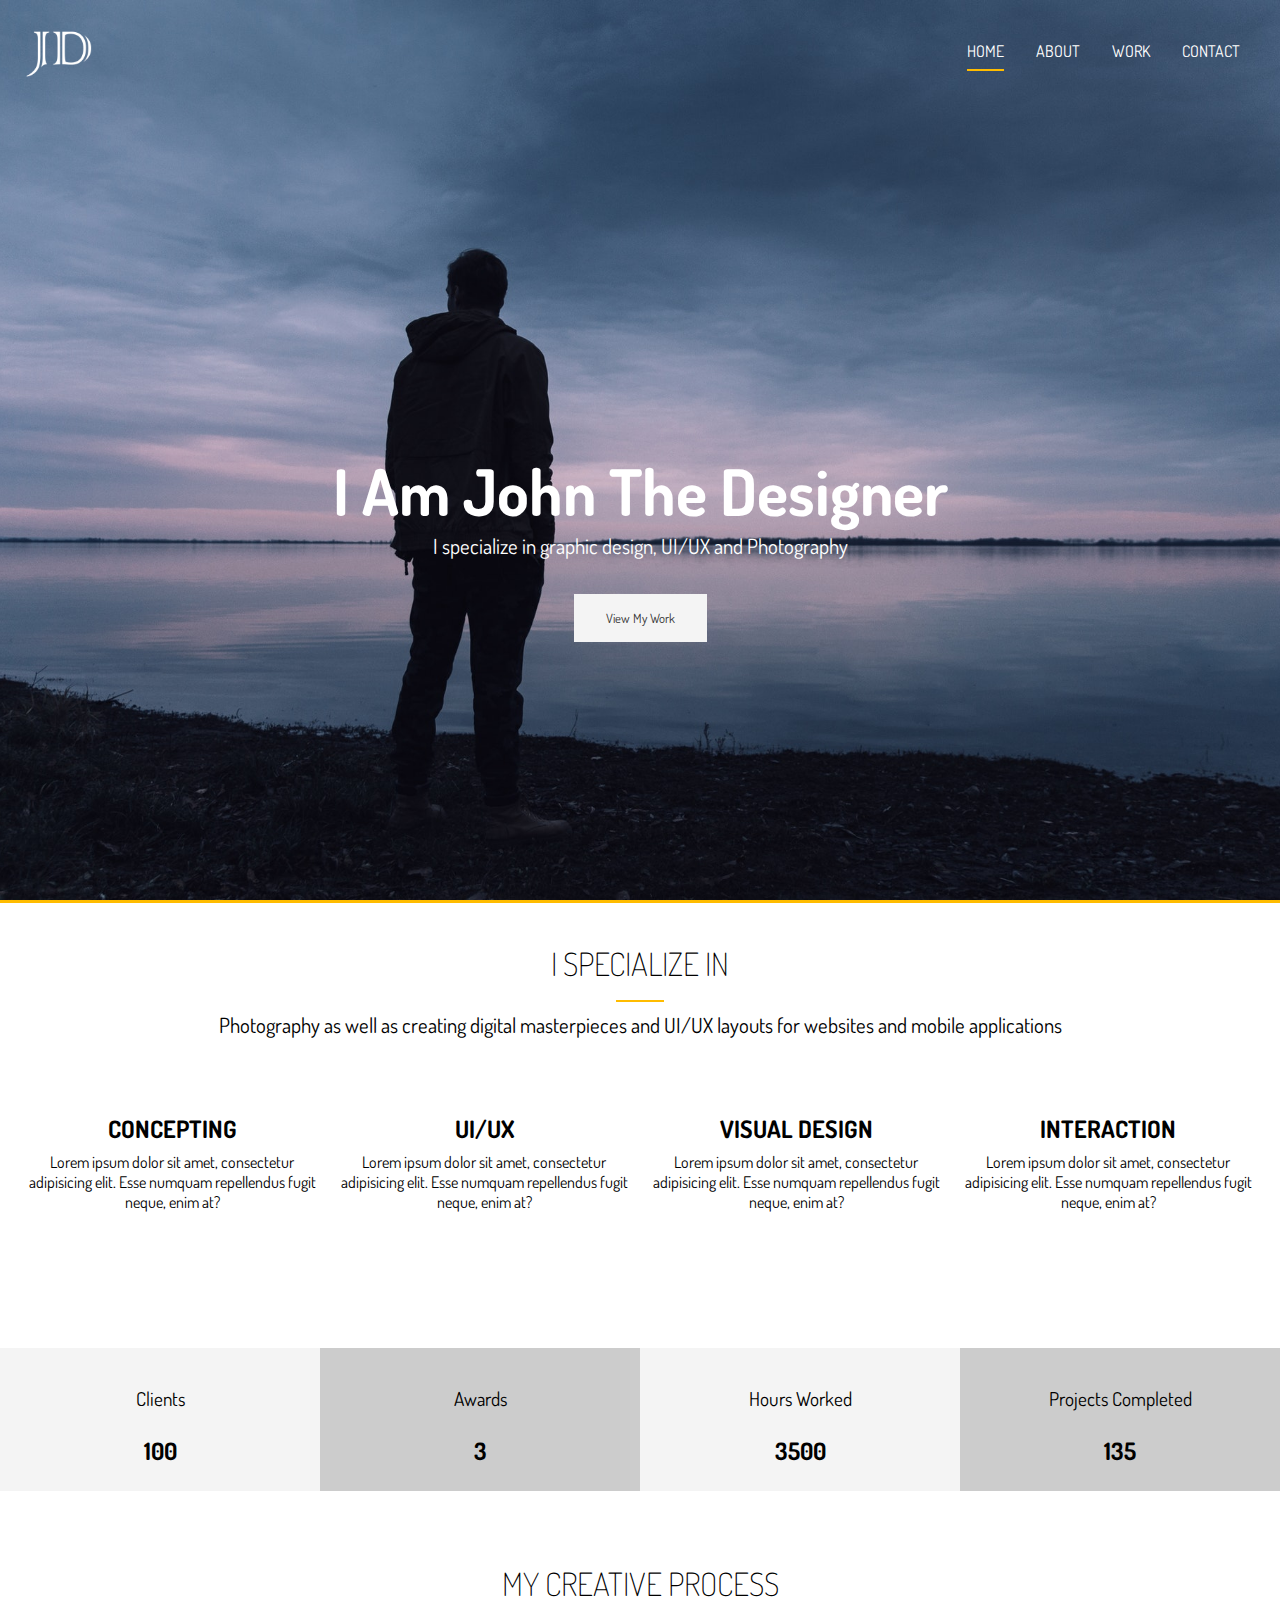
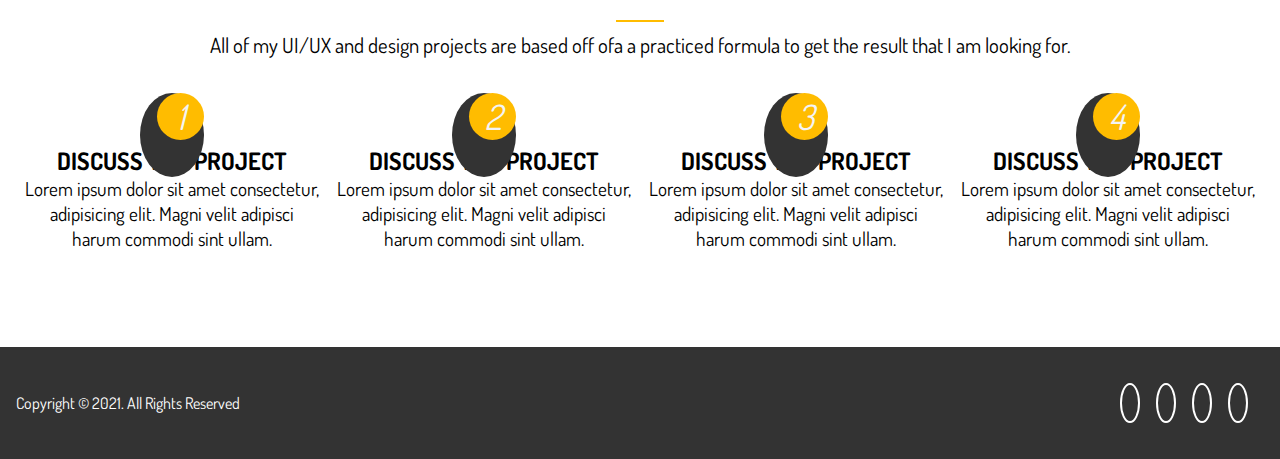
<file: index.html>
<!DOCTYPE html>
<html lang="en">

<head>
    <meta charset="UTF-8">
    <meta http-equiv="X-UA-Compatible" content="IE=edge">
    <meta name="viewport" content="width=device-width, initial-scale=1.0">
    <link rel="stylesheet" href="https://cdnjs.cloudflare.com/ajax/libs/font-awesome/5.15.2/css/all.min.css"
        integrity="sha512-HK5fgLBL+xu6dm/Ii3z4xhlSUyZgTT9tuc/hSrtw6uzJOvgRr2a9jyxxT1ely+B+xFAmJKVSTbpM/CuL7qxO8w=="
        crossorigin="anonymous" />
    <link rel="preconnect" href="https://fonts.gstatic.com">
    <link href="https://fonts.googleapis.com/css2?family=Dosis:wght@200;300;400;500;600;700;800&display=swap"
        rel="stylesheet">
    <link rel="stylesheet" href="./css/main.css">
    <title>Portfolio Website</title>
</head>

<body>
    <header id="header-home">
        <div class="container">
            <div id="navbar-main">
                <img src="./img/logo.png" alt="">
                <ul>
                    <li><a href="index.html" class="current">Home</a></li>
                    <li><a href="about.html">About</a></li>
                    <li><a href="work.html">Work</a></li>
                    <li><a href="contact.html">Contact</a></li>
                </ul>
            </div>
        </div>
        <div class="header-content">
            <div class="container">
                <h1>I Am John The Designer</h1>
                <p class="lead">I specialize in graphic design, UI/UX and Photography</p>
                <a href="#" class="btn-light">View My Work</a>
            </div>
        </div>
    </header>

    <!-- section a (i specialize in) -->
    <section id="home-a" class="text-center py-2">
        <div class="container">
            <h2 class="section-title">I specialize in</h2>
            <div class="bottom-line"></div>
            <p class="lead">Photography as well as creating digital masterpieces and UI/UX layouts for websites and
                mobile
                applications</p>
            <div class="specials">
                <div>
                    <i class="fas fa-file-alt fa-2x"></i>
                    <h3>concepting</h3>
                    <p>Lorem ipsum dolor sit amet, consectetur adipisicing elit. Esse numquam repellendus fugit neque,
                        enim at?</p>
                </div>
                <div>
                    <i class="fas fa-desktop fa-2x"></i>
                    <h3>UI/UX</h3>
                    <p>Lorem ipsum dolor sit amet, consectetur adipisicing elit. Esse numquam repellendus fugit neque,
                        enim at?</p>
                </div>
                <div>
                    <i class="fas fa-object-ungroup fa-2x"></i>
                    <h3>Visual Design</h3>
                    <p>Lorem ipsum dolor sit amet, consectetur adipisicing elit. Esse numquam repellendus fugit neque,
                        enim at?</p>
                </div>
                <div>
                    <i class="fas fa-thumbs-up fa-2x"></i>
                    <h3>Interaction</h3>
                    <p>Lorem ipsum dolor sit amet, consectetur adipisicing elit. Esse numquam repellendus fugit neque,
                        enim at?</p>
                </div>
            </div>
        </div>
    </section>

    <!-- section-b -->
    <section id="home-b" class="text-center py-2">
        <div class="stats">
            <div>
                <ul>
                    <li><i class="fas fa-users fa-3x"></i></li>
                    <li class="stats-title">Clients</li>
                    <li class="stats-number">100</li>
                </ul>
            </div>
            <div>
                <ul>
                    <li><i class="fas fa-award fa-3x"></i></li>
                    <li class="stats-title">Awards</li>
                    <li class="stats-number">3</li>
                </ul>
            </div>
            <div>
                <ul>
                    <li><i class="fas fa-hourglass-start fa-3x"></i></li>
                    <li class="stats-title">Hours Worked</li>
                    <li class="stats-number">3500</li>
                </ul>
            </div>
            <div>
                <ul>
                    <li><i class="fas fa-code-branch fa-3x"></i></li>
                    <li class="stats-title">Projects Completed</li>
                    <li class="stats-number">135</li>
                </ul>
            </div>
        </div>
    </section>

    <!-- section - c -->
    <section id="home-c" class="text-center py-2">
        <div class="container">
            <h2 class="section-title">My Creative Process</h2>
            <div class="bottom-line"></div>
            <p class="lead">All of my UI/UX and design projects are based off ofa a practiced formula to get the result
                that I am looking for.</p>
            <div class="process py-2">
                <div>
                    <i class="fas fa-file-alt fa-4x">
                        <div class="process-step">1</div>
                    </i>
                    <h3>Discuss the project</h3>
                    <p>Lorem ipsum dolor sit amet consectetur, adipisicing elit. Magni velit adipisci harum commodi sint
                        ullam.</p>
                </div>
                <div>
                    <i class="fas fa-desktop fa-4x">
                        <div class="process-step">2</div>
                    </i>
                    <h3>Discuss the project</h3>
                    <p>Lorem ipsum dolor sit amet consectetur, adipisicing elit. Magni velit adipisci harum commodi sint
                        ullam.</p>
                </div>
                <div>
                    <i class="fas fa-object-ungroup fa-4x">
                        <div class="process-step">3</div>
                    </i>
                    <h3>Discuss the project</h3>
                    <p>Lorem ipsum dolor sit amet consectetur, adipisicing elit. Magni velit adipisci harum commodi sint
                        ullam.</p>
                </div>
                <div>
                    <i class="fas fa-thumbs-up fa-4x">
                        <div class="process-step">4</div>
                    </i>
                    <h3>Discuss the project</h3>
                    <p>Lorem ipsum dolor sit amet consectetur, adipisicing elit. Magni velit adipisci harum commodi sint
                        ullam.</p>
                </div>
            </div>
        </div>
    </section>

    <footer id="footer">
        <div class="footer-content container">
            <p>Copyright &copy; 2021. All Rights Reserved</p>
            <ul class="socials">
                <li><i class="fab fa-twitter"></i></li>
                <li><i class="fab fa-facebook"></i></li>
                <li><i class="fab fa-instagram"></i></li>
                <li><i class="fab fa-linkedin"></i></li>
            </ul>
        </div>
    </footer>
</body>

</html>
</file>
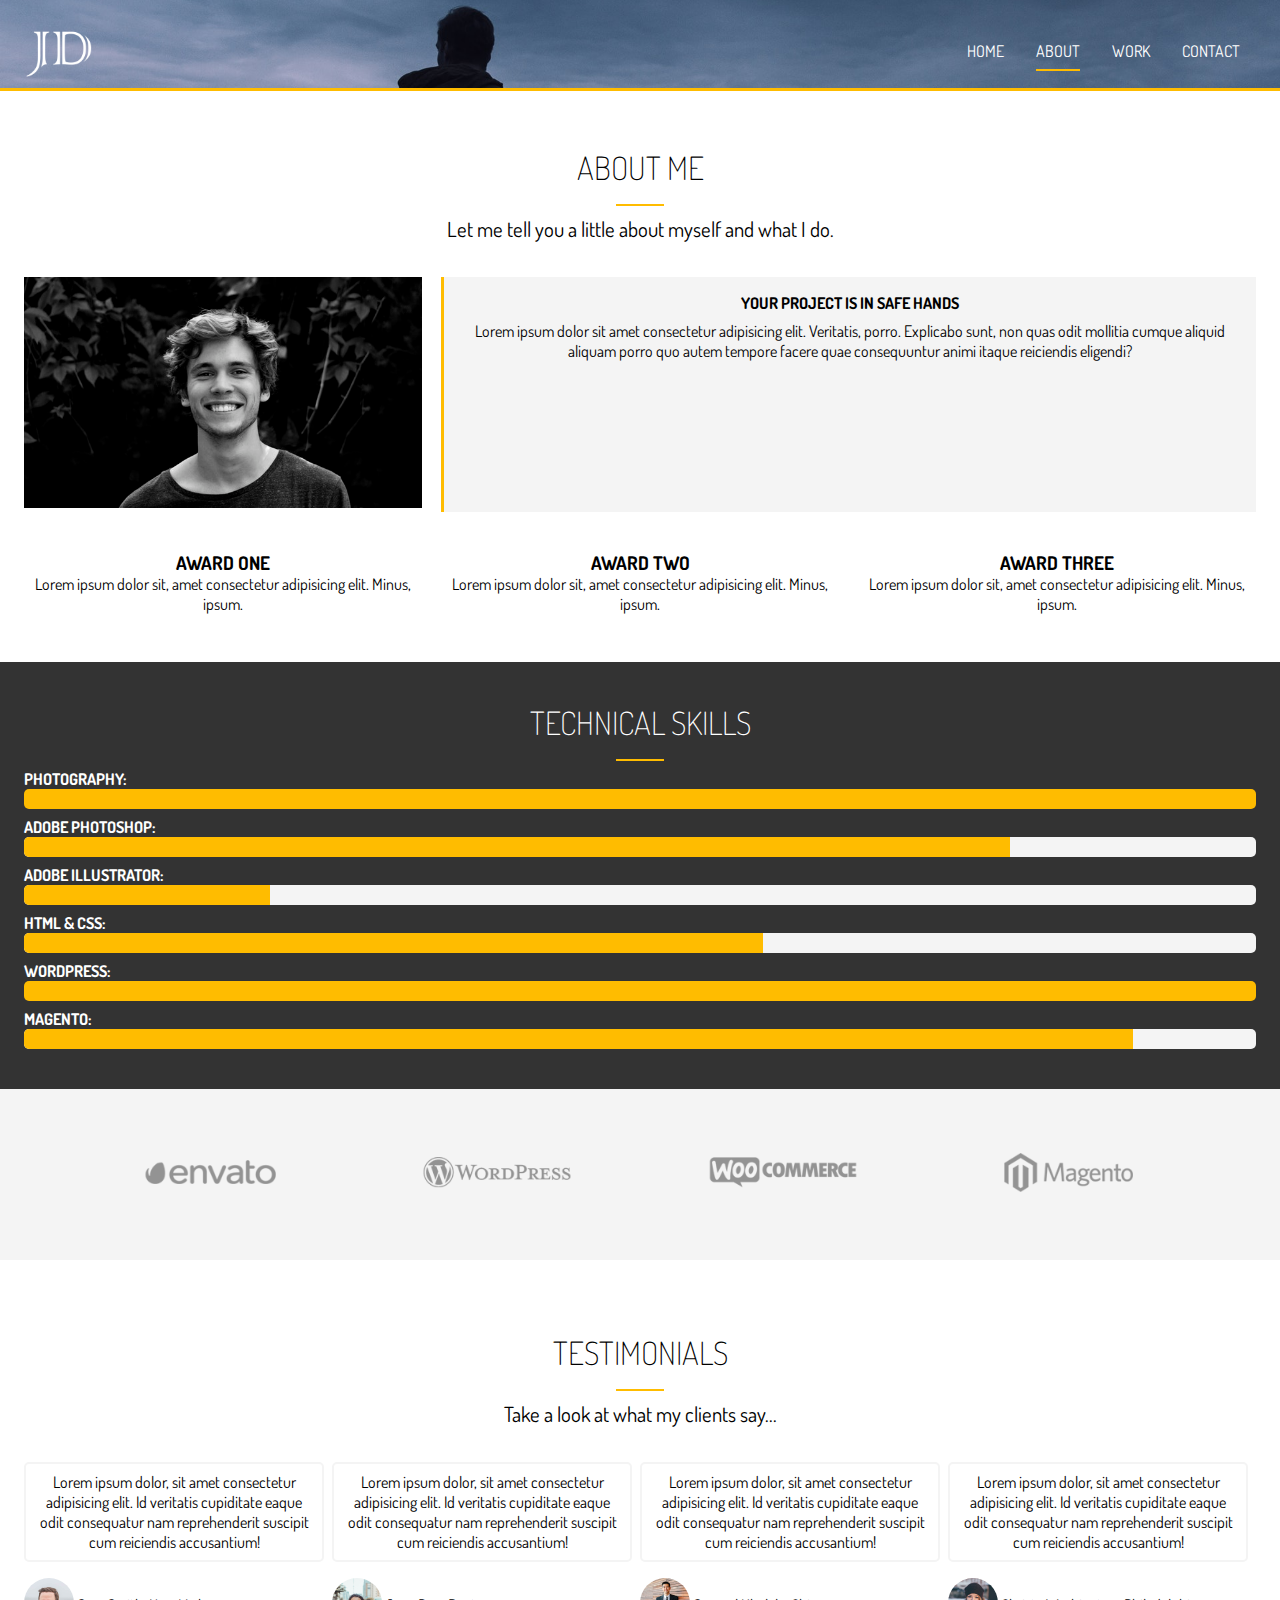
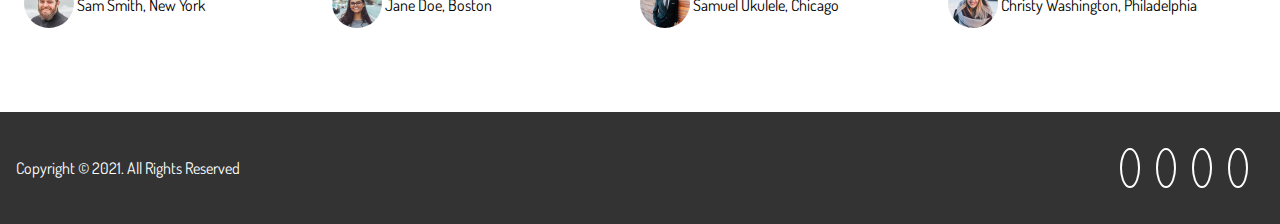
<file: about.html>
<!DOCTYPE html>
<html lang="en">

<head>
    <meta charset="UTF-8">
    <meta http-equiv="X-UA-Compatible" content="IE=edge">
    <meta name="viewport" content="width=device-width, initial-scale=1.0">
    <link rel="stylesheet" href="https://cdnjs.cloudflare.com/ajax/libs/font-awesome/5.15.2/css/all.min.css"
        integrity="sha512-HK5fgLBL+xu6dm/Ii3z4xhlSUyZgTT9tuc/hSrtw6uzJOvgRr2a9jyxxT1ely+B+xFAmJKVSTbpM/CuL7qxO8w=="
        crossorigin="anonymous" />
    <link rel="preconnect" href="https://fonts.gstatic.com">
    <link href="https://fonts.googleapis.com/css2?family=Dosis:wght@200;300;400;500;600;700;800&display=swap"
        rel="stylesheet">
    <link rel="stylesheet" href="./css/main.css">
    <title>Portfolio Website</title>
</head>

<body>
    <header id="header-inner">
        <div class="container">
            <div id="navbar-main">
                <img src="./img/logo.png" alt="">
                <ul>
                    <li><a href="index.html">Home</a></li>
                    <li><a href="about.html" class="current">About</a></li>
                    <li><a href="work.html">Work</a></li>
                    <li><a href="contact.html">Contact</a></li>
                </ul>
            </div>
        </div>
        <div class="header-content">
            <div class="container">
                <h1>I Am John The Designer</h1>
                <p class="lead">I specialize in graphic design, UI/UX and Photography</p>
                <a href="#" class="btn-light">View My Work</a>
            </div>
        </div>
    </header>

    <!-- section-a (about me) -->
    <section id="about-a" class="text-center py-3">
        <div class="container text-center">
            <h2 class="section-title">about me</h2>
            <div class="bottom-line"></div>
            <p class="lead">Let me tell you a little about myself and what I do.</p>

            <div class="about-info">
                <div class="bio-image">
                    <img src="./img/about.jpg" alt="">
                </div>
                <div class="bio-info bg-light py-1">
                    <h3>your project is in safe hands</h3>
                    <p>Lorem ipsum dolor sit amet consectetur adipisicing elit. Veritatis, porro. Explicabo sunt, non
                        quas
                        odit mollitia cumque aliquid aliquam porro quo autem tempore facere quae consequuntur animi
                        itaque
                        reiciendis eligendi?</p>
                </div>
                <div class="award-1">
                    <i class="fas fa-award fa-3x"></i>
                    <h3>Award One</h3>
                    <p>Lorem ipsum dolor sit, amet consectetur adipisicing elit. Minus, ipsum.</p>
                </div>
                <div class="award-2">
                    <i class="fas fa-award fa-3x"></i>
                    <h3>Award Two</h3>
                    <p>Lorem ipsum dolor sit, amet consectetur adipisicing elit. Minus, ipsum.</p>
                </div>
                <div class="award-3">
                    <i class="fas fa-award fa-3x"></i>
                    <h3>Award Three</h3>
                    <p>Lorem ipsum dolor sit, amet consectetur adipisicing elit. Minus, ipsum.</p>
                </div>
            </div>
    </section>

    <section id="about-b" class="py-2 bg-dark">
        <div class="container">
            <div class="text-center">
                <h2 class="section-title">technical skills</h2>
                <div class="bottom-line"></div>
            </div>
            <div class="progress">
                <div>
                    <h4>photography:</h4>
                    <div class="progress-item">
                        <div style="width:100%" class="progress-step"></div>
                    </div>
                </div>
                <div>
                    <h4>adobe photoshop:</h4>
                    <div class="progress-item">
                        <div style="width:80%" class="progress-step"></div>
                    </div>
                </div>
                <div>
                    <h4>adobe illustrator:</h4>
                    <div class="progress-item">
                        <div style="width:20%" class="progress-step"></div>
                    </div>
                </div>
                <div>
                    <h4>html & css:</h4>
                    <div class="progress-item">
                        <div style="width:60%" class="progress-step"></div>
                    </div>
                </div>
                <div>
                    <h4>wordpress:</h4>
                    <div class="progress-item">
                        <div style="width:100%" class="progress-step"></div>
                    </div>
                </div>
                <div>
                    <h4>magento:</h4>
                    <div class="progress-item">
                        <div style="width:90%" class="progress-step"></div>
                    </div>
                </div>
            </div>
    </section>

    <section id="about-c" class="py-4 bg-light">
        <div class="programs">
            <div>
                <img src="./img/about-logos/logo-envato.png" alt="">
            </div>
            <div>
                <img src="./img/about-logos/logo-wordpress.png" alt="">
            </div>
            <div>
                <img src="./img/about-logos/logo-woocommerce.png" alt="">
            </div>
            <div>
                <img src="./img/about-logos/logo-magento.png" alt="">
            </div>
        </div>
    </section>

    <section id="about-d" class="py-4 text-center">
        <div class="container">
            <h2 class="section-title">testimonials</h2>
            <div class="bottom-line"></div>
            <p class="lead">Take a look at what my clients say...</p>
            <div class="testimonials">
                <div>
                    <p>Lorem ipsum dolor, sit amet consectetur adipisicing elit. Id veritatis cupiditate eaque odit
                        consequatur nam reprehenderit suscipit cum reiciendis accusantium!</p>
                    <ul>
                        <li><img src="./img/testimonials/person1.jpg" alt=""></li>
                        <li>Sam Smith, New York</li>
                    </ul>
                </div>
                <div>
                    <p>Lorem ipsum dolor, sit amet consectetur adipisicing elit. Id veritatis cupiditate eaque odit
                        consequatur nam reprehenderit suscipit cum reiciendis accusantium!</p>
                    <ul>
                        <li><img src="./img/testimonials/person2.jpg" alt=""></li>
                        <li>Jane Doe, Boston</li>
                    </ul>
                </div>
                <div>
                    <p>Lorem ipsum dolor, sit amet consectetur adipisicing elit. Id veritatis cupiditate eaque odit
                        consequatur nam reprehenderit suscipit cum reiciendis accusantium!</p>
                    <ul>
                        <li><img src="./img/testimonials/person3.jpg" alt=""></li>
                        <li>Samuel Ukulele, Chicago</li>
                    </ul>
                </div>
                <div>
                    <p>Lorem ipsum dolor, sit amet consectetur adipisicing elit. Id veritatis cupiditate eaque odit
                        consequatur nam reprehenderit suscipit cum reiciendis accusantium!</p>
                    <ul>
                        <li><img src="./img/testimonials/person4.jpg" alt=""></li>
                        <li>Christy Washington, Philadelphia</li>
                    </ul>
                </div>
            </div>
        </div>
    </section>

    <footer id="footer">
        <div class="footer-content container">
            <p>Copyright &copy; 2021. All Rights Reserved</p>
            <ul class="socials">
                <li><i class="fab fa-twitter"></i></li>
                <li><i class="fab fa-facebook"></i></li>
                <li><i class="fab fa-instagram"></i></li>
                <li><i class="fab fa-linkedin"></i></li>
            </ul>
        </div>
    </footer>
</body>

</html>
</file>
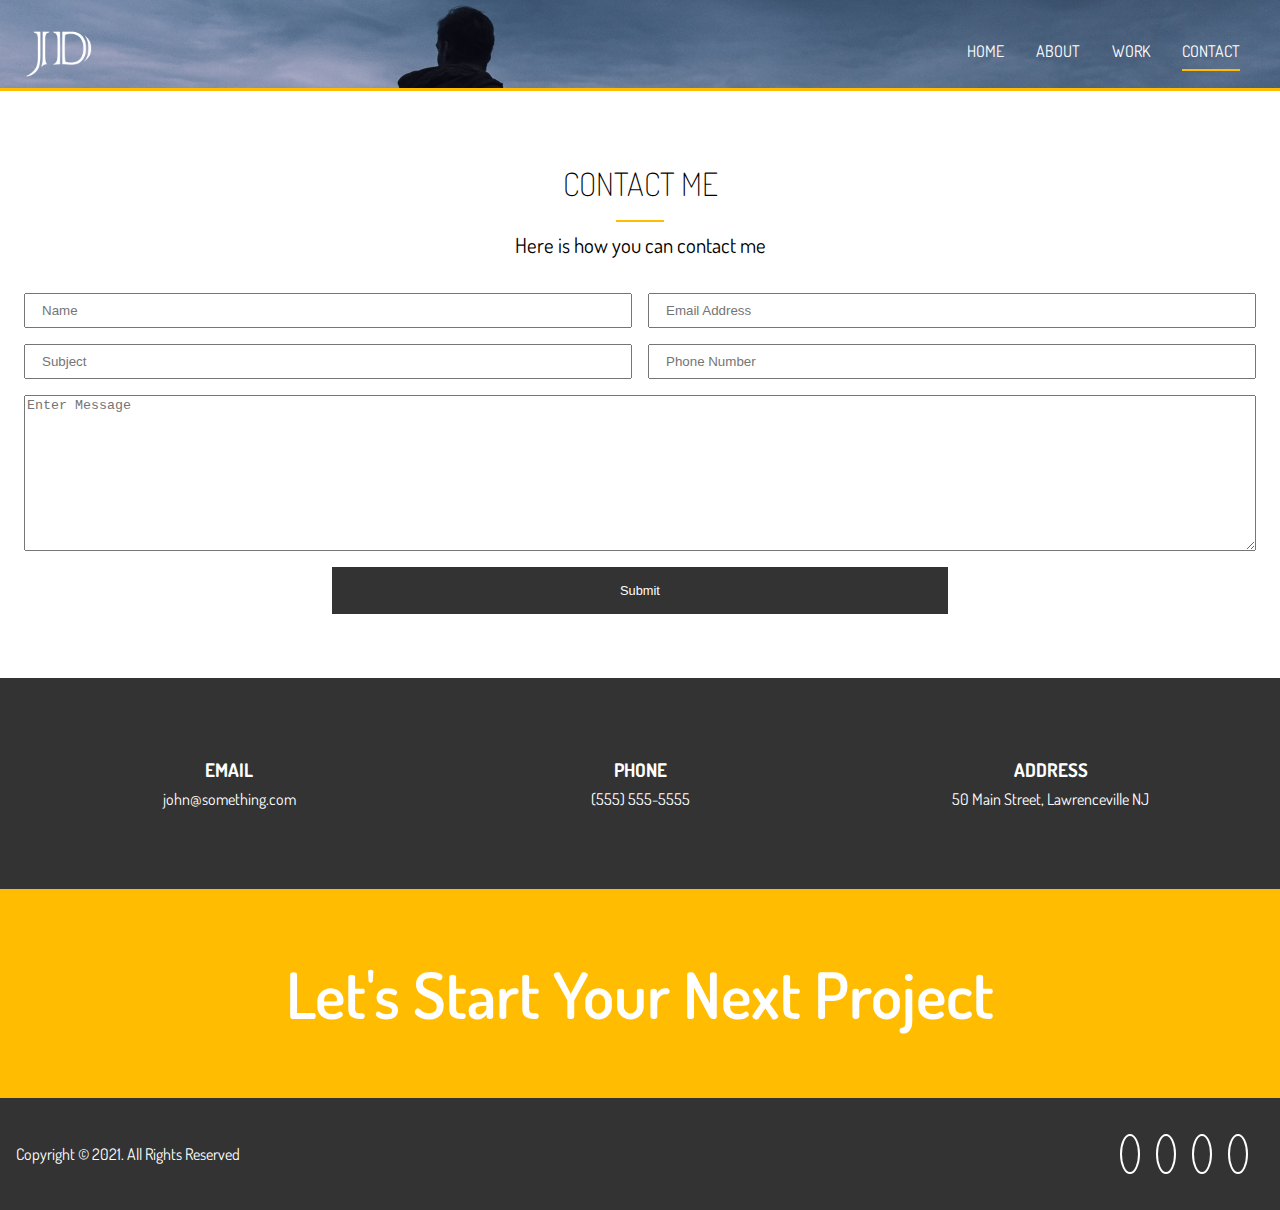
<file: contact.html>
<!DOCTYPE html>
<html lang="en">

<head>
    <meta charset="UTF-8">
    <meta http-equiv="X-UA-Compatible" content="IE=edge">
    <meta name="viewport" content="width=device-width, initial-scale=1.0">
    <link rel="stylesheet" href="https://cdnjs.cloudflare.com/ajax/libs/font-awesome/5.15.2/css/all.min.css"
        integrity="sha512-HK5fgLBL+xu6dm/Ii3z4xhlSUyZgTT9tuc/hSrtw6uzJOvgRr2a9jyxxT1ely+B+xFAmJKVSTbpM/CuL7qxO8w=="
        crossorigin="anonymous" />
    <link rel="preconnect" href="https://fonts.gstatic.com">
    <link href="https://fonts.googleapis.com/css2?family=Dosis:wght@200;300;400;500;600;700;800&display=swap"
        rel="stylesheet">
    <link rel="stylesheet" href="./css/main.css">
    <title>Contact</title>
</head>

<body>
    <header id="header-inner">
        <div class="container">
            <div id="navbar-main">
                <img src="./img/logo.png" alt="">
                <ul>
                    <li><a href="index.html">Home</a></li>
                    <li><a href="about.html">About</a></li>
                    <li><a href="work.html">Work</a></li>
                    <li><a href="contact.html" class="current">Contact</a></li>
                </ul>
            </div>
        </div>
        <div class="header-content">
            <div class="container">
                <h1>I Am John The Designer</h1>
                <p class="lead">I specialize in graphic design, UI/UX and Photography</p>
                <a href="#" class="btn-light">View My Work</a>
            </div>
        </div>
    </header>

    <section id="contact-a" class="text-center py-4">
        <div class="container">
            <h2 class="section-title">contact me</h2>
            <div class="bottom-line"></div>
            <p class="lead">Here is how you can contact me</p>
            <form action="#" id="contact-form">
                <div class="text-fields">
                    <input type="text" class="text-input name-input" placeholder="Name">
                    <input type="text" class="text-input subject-input" placeholder="Subject">
                    <input type="email" class="text-input email-input" placeholder="Email Address">
                    <input type="number" class="text-input number-input" placeholder="Phone Number">
                    <textarea type="text" class="text-input message-input" placeholder="Enter Message"></textarea>
                </div>
                <button type="submit" class="btn-dark button-input">Submit</button>
            </form>
        </div>
    </section>


    <!-- contact-b -->
    <section id="contact-b" class="bg-dark py-3">
        <div class="container">
            <div class="contacts">
                <div class="text-center py-2">
                    <i class="fas fa-envelope fa-2x"></i>
                    <h3>Email</h3>
                    <p>john@something.com</p>
                </div>
                <div class="text-center py-2">
                    <i class="fas fa-phone fa-2x"></i>
                    <h3>phone</h3>
                    <p>(555) 555-5555</p>
                </div>
                <div class="text-center py-2">
                    <i class="fas fa-address-card fa-2x"></i>
                    <h3>address</h3>
                    <p>50 Main Street, Lawrenceville NJ</p>
                </div>
            </div>
        </div>
    </section>

    <section id="contact-c" class="bg-main py-4">
        <h3 class="text-center">Let's Start Your Next Project</h3>
    </section>

    <footer id="footer">
        <div class="footer-content container">
            <p>Copyright &copy; 2021. All Rights Reserved</p>
            <ul class="socials">
                <li><i class="fab fa-twitter"></i></li>
                <li><i class="fab fa-facebook"></i></li>
                <li><i class="fab fa-instagram"></i></li>
                <li><i class="fab fa-linkedin"></i></li>
            </ul>
        </div>
    </footer>
</body>

</html>
</file>
<file: css/main.css>
.container {
  max-width: 1280px;
  padding: 0 1.5rem;
  margin: auto;
  overflow: hidden; }

.lead {
  font-size: 1.3rem;
  margin-bottom: 2rem;
  line-height: 1.5; }

.current {
  border-bottom: 2px solid #ffbc00; }

.text-center {
  text-align: center; }

.section-title {
  font-size: 2rem;
  text-transform: uppercase;
  font-weight: 100;
  padding-bottom: 0.5rem;
  margin: 0.5rem auto; }

.bottom-line {
  display: block;
  height: 2px;
  width: 3rem;
  background-color: #ffbc00;
  margin: 0.5rem auto; }

.py-1 {
  padding: 1rem 0; }

.py-2 {
  padding: 2rem 0; }

.py-3 {
  padding: 3rem 0; }

.py-4 {
  padding: 4rem 0; }

.bg-main {
  background-color: #ffbc00; }

.bg-light {
  background-color: #f4f4f4; }

.bg-dark {
  background-color: #333; }

.btn-main, .btn-light, .btn-dark {
  padding: 1rem 2rem;
  font-size: 0.8rem;
  border: none;
  font-weight: 100; }

.btn-main {
  background-color: #ffbc00;
  color: #fff; }

.btn-light {
  background-color: #f4f4f4;
  color: #333; }

.btn-dark {
  background-color: #333;
  color: #fff; }

.items {
  display: grid;
  grid-template-columns: 1fr;
  box-shadow: 0 5px 10px 0 rgba(0, 0, 0, 0.3); }

.item {
  position: relative;
  background-color: #ffbc00;
  overflow: hidden; }
  .item::after {
    content: '';
    position: absolute;
    display: block;
    background-color: inherit;
    opacity: 0.9;
    top: 0;
    left: 0;
    width: 100%;
    height: 100%;
    transform: scale(2) translateX(-75%) translateY(-75%) rotate(-28deg);
    transition: transform 3s cubic-bezier(0.2, 1, 0.3, 1); }
  .item:hover:after {
    transform: scale(2) translateX(0) translateY(0) rotate(-28deg); }
  .item:hover .item-image {
    transform: scale(1.2); }
  .item:hover .item-text {
    opacity: 1;
    transform: translateY(0); }
  .item-image {
    height: auto;
    display: block;
    transform: translateZ(0);
    transition: transform 750ms cubic-bezier(0.2, 1, 0.3, 1); }
    .item-image:before {
      content: '';
      display: block;
      padding-top: 75%;
      overflow: hidden; }
    .item-image img {
      position: absolute;
      top: 0;
      left: 0;
      width: 100%;
      height: auto;
      line-height: 0; }
  .item-text {
    position: absolute;
    top: 0;
    left: 0;
    bottom: 0;
    right: 0;
    opacity: 0;
    text-align: center;
    z-index: 1;
    color: #fff;
    transform: translateY(-20%);
    transition: opacity 500ms cubic-bezier(0.2, 1, 0.3, 1), transform 500ms cubic-bezier(0.2, 1, 0.3, 1);
    transition-delay: 400ms; }
  .item-text-wrap {
    position: absolute;
    width: 100%;
    top: 50%;
    transform: translateY(-50%); }
  .item-text-title {
    font-size: 2rem;
    padding: 0 1rem;
    margin: 5px 0; }
  .item-text-category {
    text-transform: uppercase;
    font-size: 1.2rem;
    opacity: 0.7;
    margin: 0; }

body {
  margin: 0;
  padding: 0;
  box-sizing: border-box;
  font-family: 'Dosis', sans-serif; }

h1, h2, h3, h4 {
  margin: 0;
  padding: 0;
  text-transform: uppercase; }

img {
  width: 100%; }

p {
  margin: 0;
  padding: 0; }

a {
  text-decoration: none;
  color: #fff; }

ul {
  list-style: none; }

#header-home, #header-inner {
  background: url(../img/showcase.jpg) no-repeat 20% 30%/cover;
  height: 10rem;
  width: 100%;
  border-bottom: 3px solid #ffbc00; }
  #header-home .header-content, #header-inner .header-content {
    display: none; }

#navbar-main {
  display: flex;
  flex-direction: column;
  justify-content: center;
  align-items: center;
  padding-top: 1rem; }
  #navbar-main img {
    width: 70px;
    height: 70px; }
  #navbar-main ul {
    display: flex;
    justify-content: space-evenly;
    align-items: center;
    padding: 0; }
    #navbar-main ul li {
      padding: 0.5rem 1rem; }
      #navbar-main ul li a {
        text-transform: uppercase;
        border-bottom: 2px transparent #ffbc00;
        padding: 0.5rem 0; }
        #navbar-main ul li a:hover {
          border-bottom: 2px solid #ffbc00; }

#home-a .specials {
  margin: 4rem 0;
  display: grid;
  grid-template-columns: 1fr;
  gap: 1rem; }
  #home-a .specials div {
    border-bottom: 2px solid #f4f4f4;
    padding-bottom: 0.5rem; }
    #home-a .specials div i {
      color: #ffbc00; }
    #home-a .specials div h3 {
      font-size: 1.5rem;
      text-transform: uppercase;
      margin: 0.5rem 0; }
    #home-a .specials div:last-child {
      border-bottom: none; }

#home-b .stats {
  display: flex;
  flex-direction: column; }
  #home-b .stats div {
    width: 100%;
    padding: 1.5rem 0 1rem;
    margin: 0;
    background-color: #ccc; }
    #home-b .stats div:nth-of-type(odd) {
      background-color: #f4f4f4; }
    #home-b .stats div ul {
      padding: 0;
      margin: 0; }
      #home-b .stats div ul li {
        line-height: 2; }
      #home-b .stats div ul .stats-title {
        font-size: 1.2rem;
        padding: 0.5rem 0; }
      #home-b .stats div ul .stats-number {
        font-size: 1.5rem;
        font-weight: bold; }

#home-c .process {
  display: grid;
  grid-template-columns: 1fr;
  gap: 1rem; }
  #home-c .process div {
    margin-bottom: 2rem; }
    #home-c .process div i {
      height: 75px;
      width: 75px;
      padding: 2rem 2rem;
      border-radius: 50%;
      color: #f4f4f4;
      background-color: #333;
      text-align: center;
      position: relative;
      margin-bottom: 2rem;
      transition: all 750ms ease; }
      #home-c .process div i:hover {
        background-color: #ffbc00;
        transform: scale(1.2); }
        #home-c .process div i:hover .process-step {
          background-color: #333; }
      #home-c .process div i .process-step {
        font-size: 35px;
        height: 15px;
        width: 15px;
        line-height: 15px;
        background-color: #ffbc00;
        padding: 1rem;
        border-radius: 50%;
        position: absolute;
        top: 0;
        right: 0;
        transition: all 750ms ease; }
    #home-c .process div h3 {
      font-size: 1.5rem; }
    #home-c .process div p {
      font-size: 1.2rem; }

#about-a .about-info {
  display: grid;
  grid-template-areas: 'bio-image' 'bio' 'aw1' 'aw2' 'aw3';
  gap: 1.2rem; }
  #about-a .about-info .bio-image {
    grid-area: bio-image; }
  #about-a .about-info .bio-info {
    grid-area: bio; }
  #about-a .about-info .award-1 {
    grid-area: aw1; }
  #about-a .about-info .award-2 {
    grid-area: aw2; }
  #about-a .about-info .award-3 {
    grid-area: aw3; }
  #about-a .about-info .bio-info {
    border-left: 3px solid #ffbc00;
    padding: 1rem; }
    #about-a .about-info .bio-info h3 {
      margin-bottom: 0.5rem;
      font-size: 1rem; }
  #about-a .about-info i {
    color: #ffbc00;
    margin: 1rem; }

#about-b {
  color: #fff; }
  #about-b .progress-item {
    height: 20px;
    background-color: #f4f4f4;
    border-radius: 5px;
    overflow: hidden;
    margin-bottom: 0.5rem; }
    #about-b .progress-item .progress-step {
      background-color: #ffbc00;
      height: 20px; }

#about-c {
  display: none; }

#about-d .testimonials {
  display: flex;
  flex-direction: column; }
  #about-d .testimonials p {
    padding: 0.5rem 0.5rem;
    border: 2px solid #f4f4f4;
    border-radius: 5px; }
  #about-d .testimonials ul {
    display: flex;
    align-items: center;
    padding: 0; }
    #about-d .testimonials ul img {
      height: 50px;
      width: 50px;
      border-radius: 50%;
      margin: 0.5rem; }

#contact-a #contact-form .text-fields {
  width: 100%;
  display: grid;
  grid-template-areas: 'name' 'subject' 'email' 'phone' 'message';
  gap: 1rem; }
  #contact-a #contact-form .text-fields .name-input {
    grid-area: name; }
  #contact-a #contact-form .text-fields .subject-input {
    grid-area: subject; }
  #contact-a #contact-form .text-fields .email-input {
    grid-area: email; }
  #contact-a #contact-form .text-fields .phone-input {
    grid-area: phone; }
  #contact-a #contact-form .text-fields .message-input {
    grid-area: message;
    height: 150px; }

#contact-a #contact-form input {
  padding: 0.5rem 1rem; }

#contact-a #contact-form button[type="submit"] {
  width: 50%;
  margin: auto;
  margin-top: 1rem; }

#contact-b .contacts {
  display: flex;
  flex-direction: column;
  justify-content: center;
  align-items: center;
  color: #fff; }
  #contact-b .contacts div {
    width: 80%;
    border-bottom: 1px solid grey; }
    #contact-b .contacts div i {
      margin-bottom: 0.5rem; }
    #contact-b .contacts div h3 {
      margin-bottom: 0.5rem; }
    #contact-b .contacts div:last-child {
      border-bottom: none; }

#contact-c h3 {
  color: #fff;
  padding: 0 1rem;
  font-size: 2rem;
  font-weight: 600;
  text-transform: none; }

#footer {
  width: 100%;
  background-color: #333; }
  #footer .footer-content {
    display: flex;
    flex-direction: column;
    justify-content: space-between;
    align-items: center;
    padding: 1rem 1rem;
    overflow: hidden;
    height: 5rem;
    color: #fff; }
    #footer .footer-content .socials {
      width: 100%;
      display: flex;
      justify-content: space-evenly;
      align-items: center;
      padding: 0; }
      #footer .footer-content .socials li i {
        border: 2px solid #fff;
        height: 20px;
        width: 20px;
        line-height: 20px;
        text-align: center;
        padding: 0.5rem;
        border-radius: 50%;
        transition: all 200ms ease; }
        #footer .footer-content .socials li i:hover {
          background-color: #ffbc00; }

@media (min-width: 768px) {
  #header-home {
    height: 100vh;
    position: relative; }
    #header-home .header-content {
      display: inline-block;
      color: #fff;
      position: absolute;
      text-align: center;
      top: 50%;
      left: 50%;
      transform: translateX(-50%);
      width: 100%; }
      #header-home .header-content h1 {
        font-size: 4rem;
        text-transform: none; }
      #header-home .header-content a {
        display: inline-block;
        font-weight: 400; }
  #header-inner {
    height: 5.5rem; }
  #navbar-main {
    flex-direction: row;
    justify-content: space-between; }
  #home-a .specials {
    grid-template-columns: repeat(4, 1fr); }
    #home-a .specials div {
      border-bottom: none; }
  #home-b .stats {
    flex-direction: row; }
  #home-c .process {
    grid-template-columns: repeat(4, 1fr); }
  #about-a .about-info {
    grid-template-areas: 'bio-image bio bio' 'aw1 aw2 aw3'; }
  #about-c {
    display: block; }
    #about-c .programs {
      display: flex;
      justify-content: space-evenly; }
    #about-c img {
      width: 150px; }
  #about-d .testimonials {
    flex-direction: row; }
    #about-d .testimonials div {
      margin-right: 0.5rem; }
    #about-d .testimonials li img {
      margin: 0;
      margin-right: 0.2rem; }
  .items {
    grid-template-columns: repeat(3, 1fr); }
  #contact-a #contact-form .text-fields {
    grid-template-areas: 'name email' 'subject phone' 'message message'; }
  #contact-b .contacts {
    flex-direction: row; }
    #contact-b .contacts div {
      border-bottom: none; }
  #contact-c h3 {
    font-size: 4rem; }
  #footer .footer-content {
    flex-direction: row; }
    #footer .footer-content .socials {
      width: 50%;
      justify-content: flex-end; }
      #footer .footer-content .socials li i {
        margin-right: 1rem; } }
</file>
